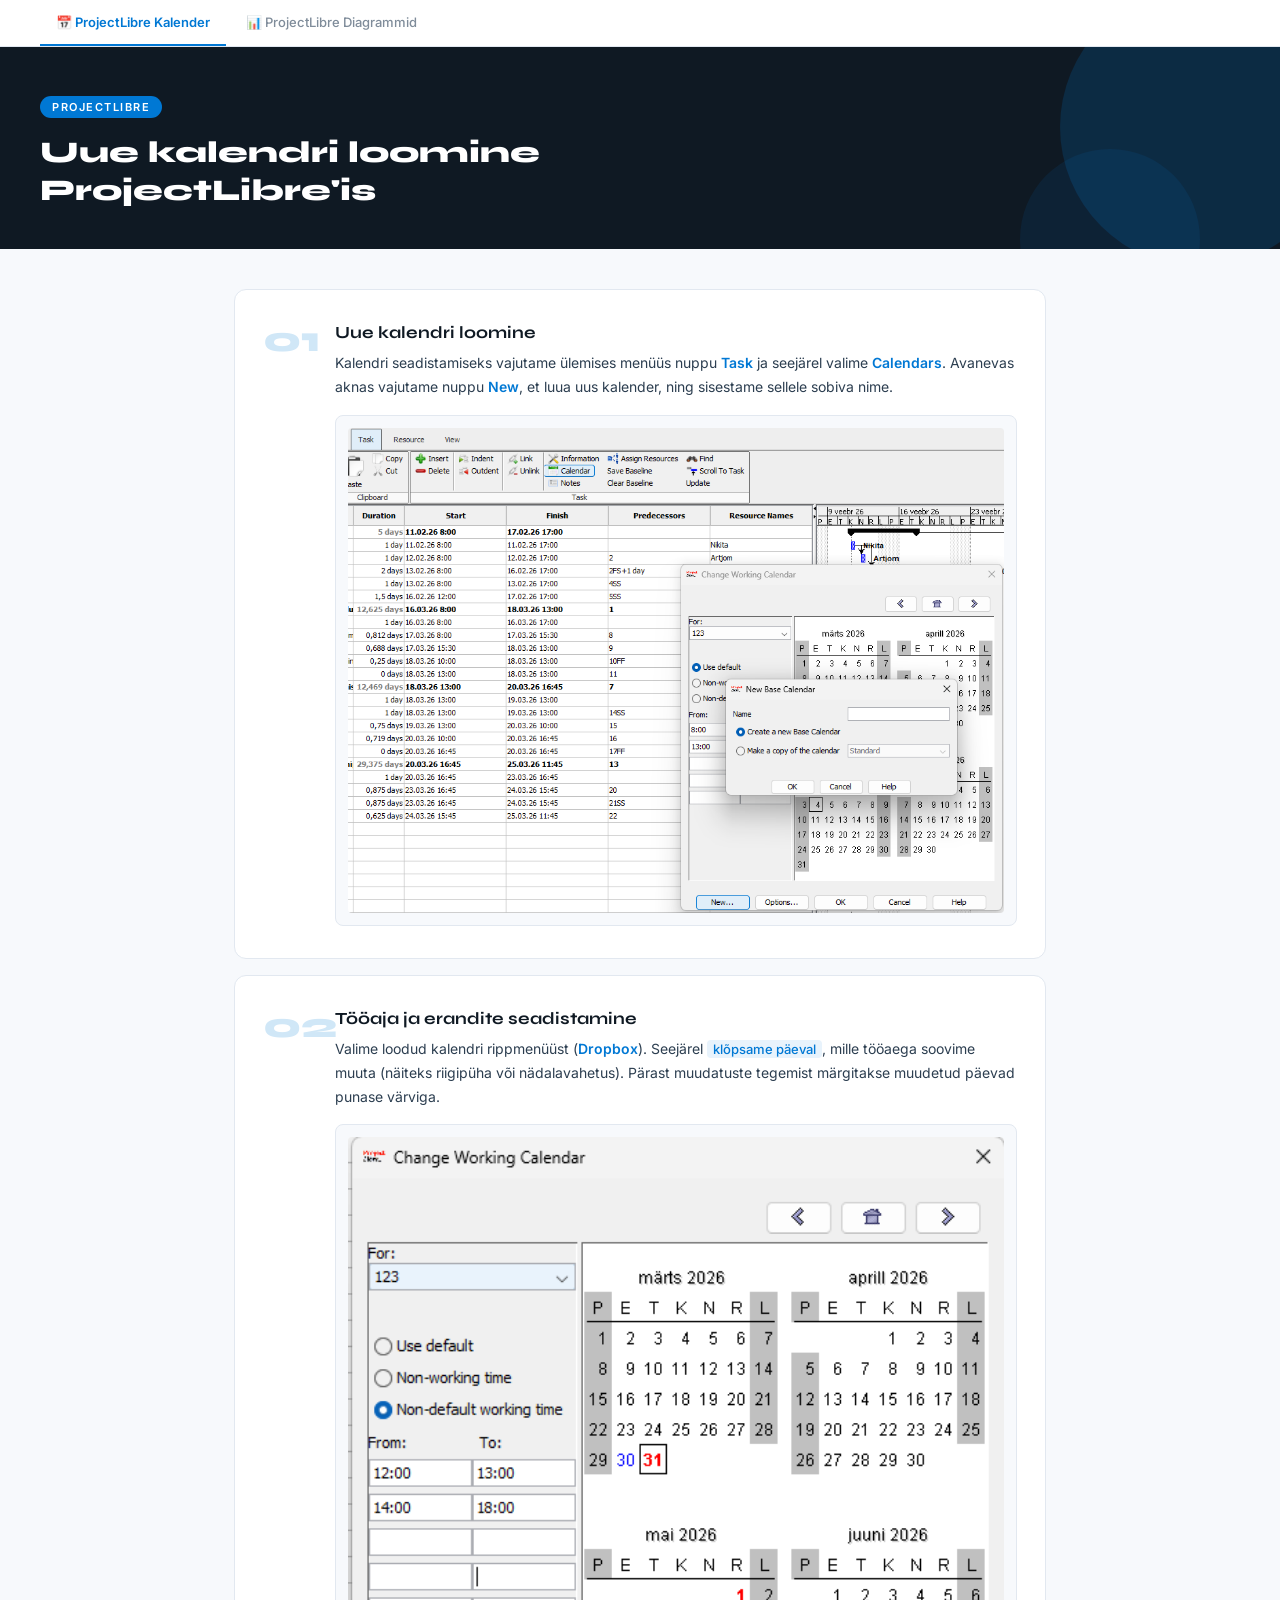
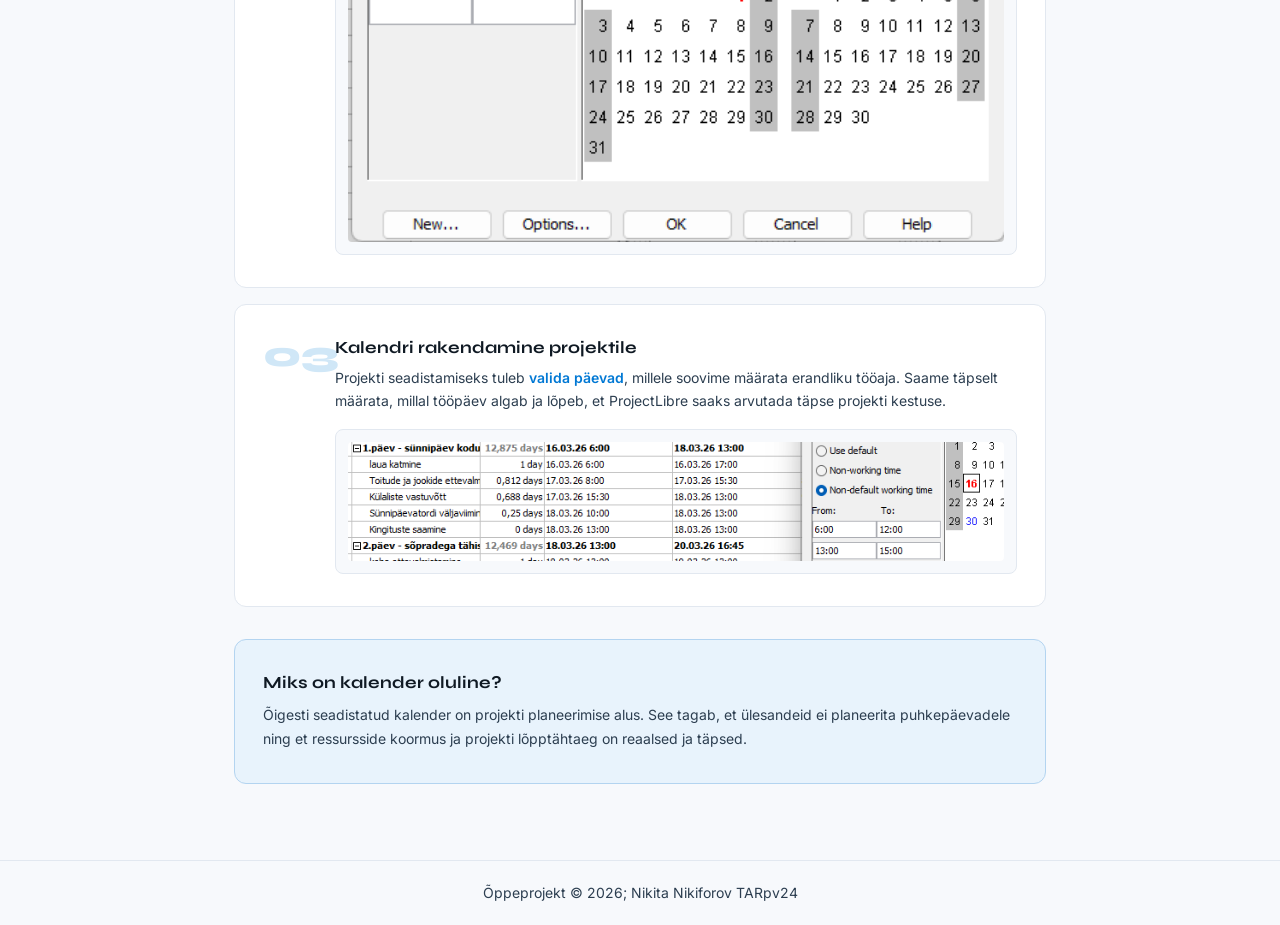
<file: index.html>
<!DOCTYPE html>
<html lang="et">
<head>
    <meta charset="UTF-8">
    <meta name="viewport" content="width=device-width, initial-scale=1.0">
    <title>Kalender – ProjectLibre juhend</title>
    <link rel="stylesheet" href="style.css">
</head>
<body>

<nav>
    <a href="index.html" class="active">📅 ProjectLibre Kalender</a>
    <a href="diagramm.html">📊 ProjectLibre Diagrammid</a>
</nav>

<header>
    <div class="header-tag">ProjectLibre</div>
    <h1>Uue kalendri loomine ProjectLibre'is</h1>
</header>

<main>

    <section>
        <div class="step-num">01</div>
        <div class="step-content">
            <h2>Uue kalendri loomine</h2>
            <p>Kalendri seadistamiseks vajutame ülemises menüüs nuppu <strong>Task</strong> ja seejärel valime <strong>Calendars</strong>. Avanevas aknas vajutame nuppu <strong>New</strong>, et luua uus kalender, ning sisestame sellele sobiva nime.</p>
            <div class="img-box"><img src="img/plimg1.png" alt="Kalendri loomine ProjectLibre'is"></div>
        </div>
    </section>

    <section>
        <div class="step-num">02</div>
        <div class="step-content">
            <h2>Tööaja ja erandite seadistamine</h2>
            <p>Valime loodud kalendri rippmenüüst (<strong>Dropbox</strong>). Seejärel <em>klõpsame päeval</em>, mille tööaega soovime muuta (näiteks riigipüha või nädalavahetus). Pärast muudatuste tegemist märgitakse muudetud päevad punase värviga.</p>
            <div class="img-box"><img src="img/plimg2.png" alt="Tööaja muutmine"></div>
        </div>
    </section>

    <section>
        <div class="step-num">03</div>
        <div class="step-content">
            <h2>Kalendri rakendamine projektile</h2>
            <p>Projekti seadistamiseks tuleb <strong>valida päevad</strong>, millele soovime määrata erandliku tööaja. Saame täpselt määrata, millal tööpäev algab ja lõpeb, et ProjectLibre saaks arvutada täpse projekti kestuse.</p>
            <div class="img-box"><img src="img/plimg3.png" alt="Kalendri seadistused"></div>
        </div>
    </section>

    <section class="summary">
        <h2>Miks on kalender oluline?</h2>
        <p>Õigesti seadistatud kalender on projekti planeerimise alus. See tagab, et ülesandeid ei planeerita puhkepäevadele ning et ressursside koormus ja projekti lõpptähtaeg on reaalsed ja täpsed.</p>
    </section>

</main>

<footer>
    <p>Õppeprojekt &copy; 2026; Nikita Nikiforov TARpv24</p>
</footer>

</body>
</html>
</file>
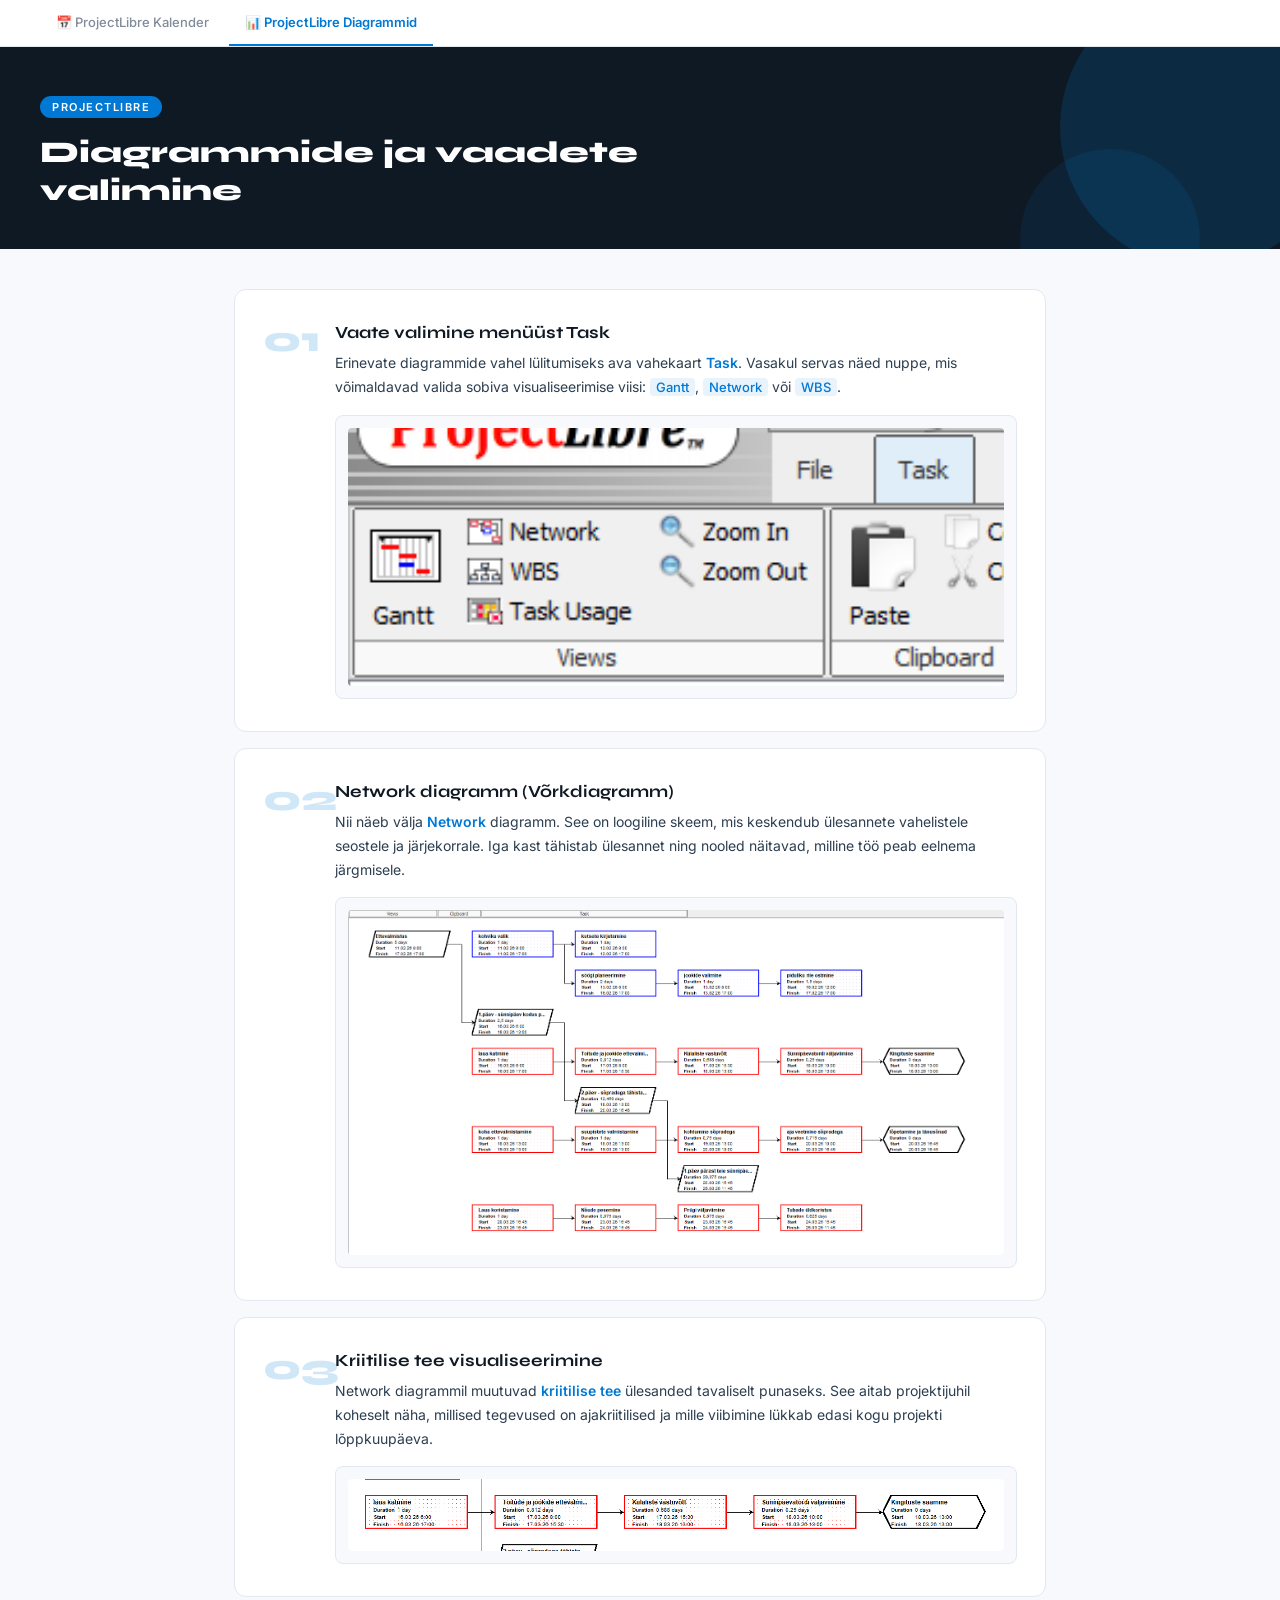
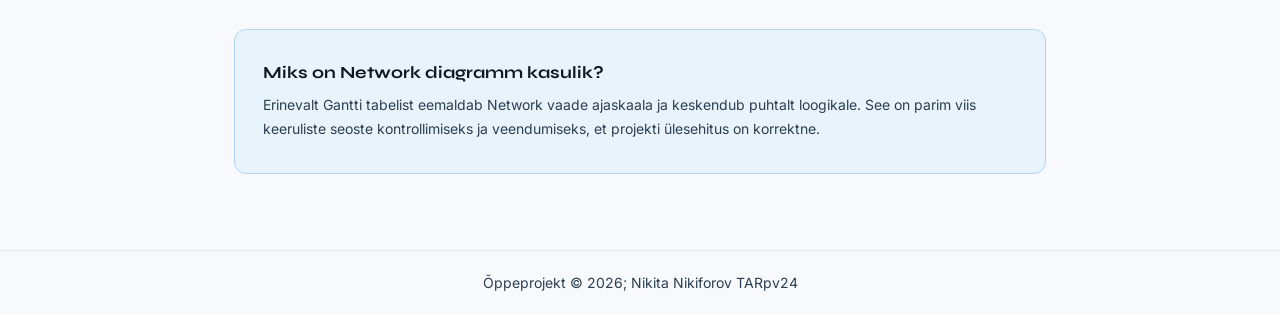
<file: diagramm.html>
<!DOCTYPE html>
<html lang="et">
<head>
  <meta charset="UTF-8">
  <meta name="viewport" content="width=device-width, initial-scale=1.0">
  <title>Diagrammid – ProjectLibre juhend</title>
  <link rel="stylesheet" href="style.css">
</head>
<body>
  
<nav>
    <a href="index.html">📅 ProjectLibre Kalender</a>
    <a href="diagramm.html" class="active">📊 ProjectLibre Diagrammid</a>
</nav>

<header>
  <div class="header-tag">ProjectLibre</div>
  <h1>Diagrammide ja vaadete valimine</h1>
</header>

<main>

  <section>
    <div class="step-num">01</div>
    <div class="step-content">
      <h2>Vaate valimine menüüst Task</h2>
      <p>Erinevate diagrammide vahel lülitumiseks ava vahekaart <strong>Task</strong>. Vasakul servas näed nuppe, mis võimaldavad valida sobiva visualiseerimise viisi: <em>Gantt</em>, <em>Network</em> või <em>WBS</em>.</p>
      <div class="img-box"><img src="img/pldiagramm1.png" alt="Task menüü valikud"></div>
    </div>
  </section>

  <section>
    <div class="step-num">02</div>
    <div class="step-content">
      <h2>Network diagramm (Võrkdiagramm)</h2>
      <p>Nii näeb välja <strong>Network</strong> diagramm. See on loogiline skeem, mis keskendub ülesannete vahelistele seostele ja järjekorrale. Iga kast tähistab ülesannet ning nooled näitavad, milline töö peab eelnema järgmisele.</p>
      <div class="img-box"><img src="img/pldiagramm2.png" alt="Network diagramm"></div>
    </div>
  </section>

  <section>
    <div class="step-num">03</div>
    <div class="step-content">
      <h2>Kriitilise tee visualiseerimine</h2>
      <p>Network diagrammil muutuvad <strong>kriitilise tee</strong> ülesanded tavaliselt punaseks. See aitab projektijuhil koheselt näha, millised tegevused on ajakriitilised ja mille viibimine lükkab edasi kogu projekti lõppkuupäeva.</p>
      <div class="img-box"><img src="img/pldiagramm3.png" alt="Kriitiline tee"></div>
    </div>
  </section>

  <section class="summary">
    <h2>Miks on Network diagramm kasulik?</h2>
    <p>Erinevalt Gantti tabelist eemaldab Network vaade ajaskaala ja keskendub puhtalt loogikale. See on parim viis keeruliste seoste kontrollimiseks ja veendumiseks, et projekti ülesehitus on korrektne.</p>
  </section>

</main>

<footer>
  <p>Õppeprojekt &copy; 2026; Nikita Nikiforov TARpv24</p>
</footer>

</body>
</html>
</file>
<file: style.css>
@import url('https://fonts.googleapis.com/css2?family=Inter:wght@400;500;600&family=Syne:wght@700;800&display=swap');

:root {
    --blue: #0078d4;
    --blue-light: #e8f3fc;
    --dark: #0f1923;
    --text: #2c3e50;
    --muted: #7f8c9a;
    --border: #e2e8f0;
    --bg: #f7f9fc;
}

* {
    box-sizing: border-box;
    margin: 0;
    padding: 0;
}

body {
    font-family: 'Inter', sans-serif;
    background: var(--bg);
    color: var(--text);
    min-height: 100vh;
}

/* ── NAV ── */
nav {
    background: #fff;
    border-bottom: 1px solid var(--border);
    padding: 0 40px;
    display: flex;
    align-items: center;
    gap: 4px;
}

nav a {
    display: inline-block;
    padding: 14px 16px;
    font-size: 13px;
    font-weight: 500;
    color: var(--muted);
    text-decoration: none;
    border-bottom: 2px solid transparent;
    transition: color 0.15s, border-color 0.15s;
    white-space: nowrap;
}

nav a:hover {
    color: var(--blue);
}

nav a.active {
    color: var(--blue);
    border-bottom-color: var(--blue);
    font-weight: 600;
}

/* ── HEADER ── */
header {
    background: var(--dark);
    color: #fff;
    padding: 48px 40px 40px;
    position: relative;
    overflow: hidden;
}

header::before {
    content: '';
    position: absolute;
    top: -60px;
    right: -60px;
    width: 280px;
    height: 280px;
    border-radius: 50%;
    background: rgba(0, 120, 212, 0.18);
}

header::after {
    content: '';
    position: absolute;
    bottom: -80px;
    right: 80px;
    width: 180px;
    height: 180px;
    border-radius: 50%;
    background: rgba(0, 120, 212, 0.1);
}

.header-tag {
    display: inline-block;
    background: var(--blue);
    color: #fff;
    font-size: 11px;
    font-weight: 600;
    letter-spacing: 1.5px;
    text-transform: uppercase;
    padding: 4px 12px;
    border-radius: 20px;
    margin-bottom: 16px;
}

header h1 {
    font-family: 'Syne', sans-serif;
    font-size: 30px;
    font-weight: 800;
    line-height: 1.25;
    max-width: 600px;
    position: relative;
    z-index: 1;
}

.author {
    margin-top: 14px;
    font-size: 13px;
    color: rgba(255,255,255,0.45);
    position: relative;
    z-index: 1;
}

/* ── MAIN ── */
main {
    max-width: 860px;
    margin: 0 auto;
    padding: 40px 24px 60px;
}

/* ── SECTIONS ── */
section {
    display: flex;
    gap: 20px;
    align-items: flex-start;
    background: #fff;
    border: 1px solid var(--border);
    border-radius: 12px;
    padding: 32px 28px;
    margin-bottom: 16px;
    transition: box-shadow 0.2s, border-color 0.2s;
}

section:hover {
    box-shadow: 0 4px 20px rgba(0,0,0,0.07);
    border-color: #c8dff5;
}

section.summary {
    display: block;
    background: var(--blue-light);
    border-color: #b3d4f0;
    margin-top: 32px;
}

.step-num {
    font-family: 'Syne', sans-serif;
    font-size: 36px;
    font-weight: 800;
    color: #d0e7f7;
    line-height: 1;
    flex-shrink: 0;
    width: 52px;
    user-select: none;
}

.step-content {
    flex: 1;
}

h2 {
    font-family: 'Syne', sans-serif;
    font-size: 17px;
    font-weight: 700;
    color: var(--dark);
    margin-bottom: 8px;
}

p {
    font-size: 14px;
    line-height: 1.7;
    color: var(--text);
}

strong {
    color: var(--blue);
    font-weight: 600;
}

em {
    font-style: normal;
    background: var(--blue-light);
    color: var(--blue);
    padding: 1px 6px;
    border-radius: 4px;
    font-size: 13px;
    font-weight: 500;
}

/* ── IMAGE BOX ── */
.img-box {
    margin-top: 16px;
    background: var(--bg);
    border: 1px solid var(--border);
    border-radius: 8px;
    padding: 12px;
    width: 100%;
}

.img-box img {
    display: block;
    width: 100%;
    height: auto;
    border-radius: 4px;
}

/* ── SUMMARY ── */
.summary h2 {
    margin-bottom: 10px;
}

/* ── FOOTER ── */
footer {
    text-align: center;
    padding: 20px;
    font-size: 12px;
    color: var(--muted);
    border-top: 1px solid var(--border);
}
</file>
